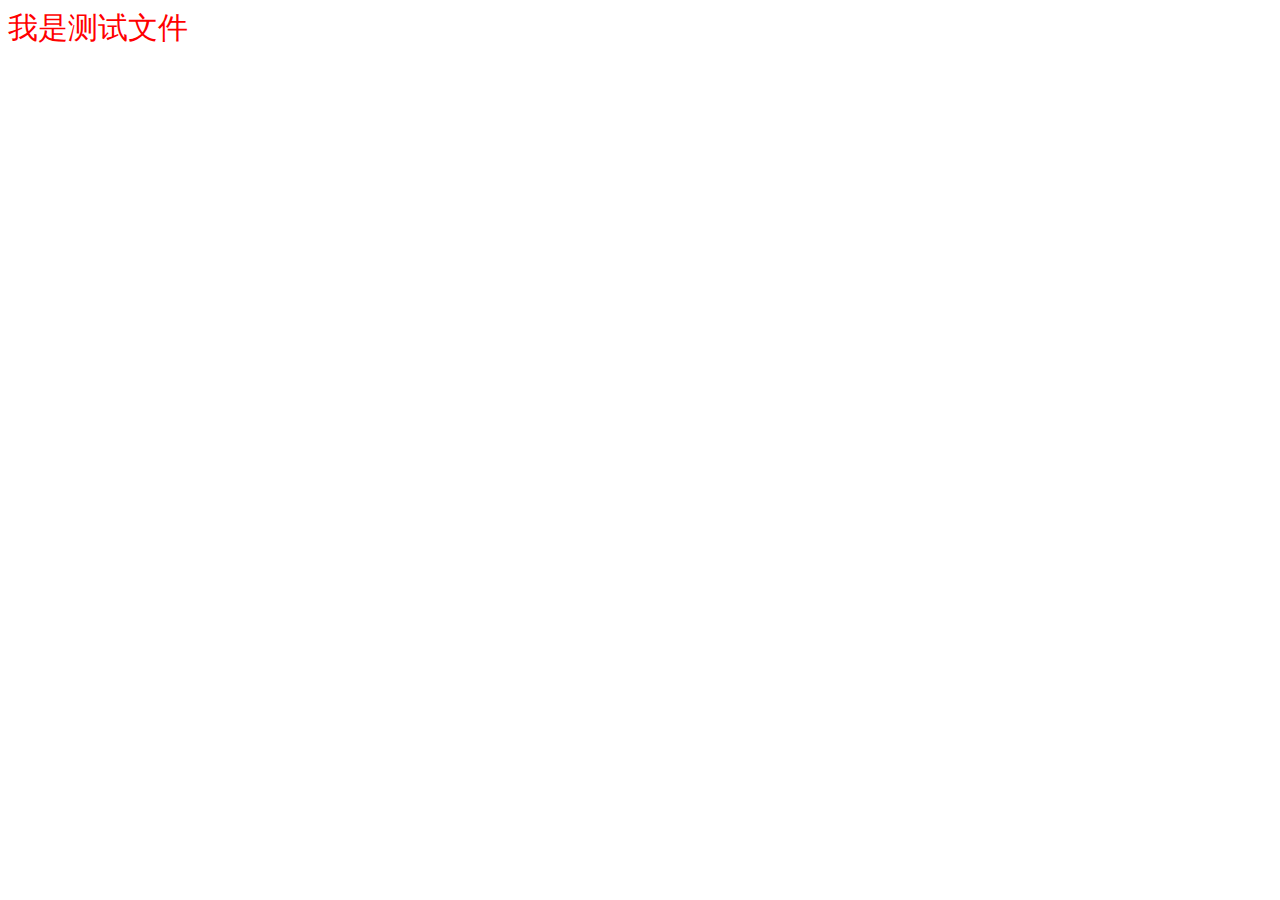
<file: index.html>
<!DOCTYPE html>
<html>
	<head>
		<meta charset="utf-8">
		<title></title>
		<style>
			.demo{font-size:30px; color:red;}
        </style>
	</head>	
	<body>
        <div class="demo">
		   我是测试文件
		</div>
             
             
            
    </body>
</html>
</file>
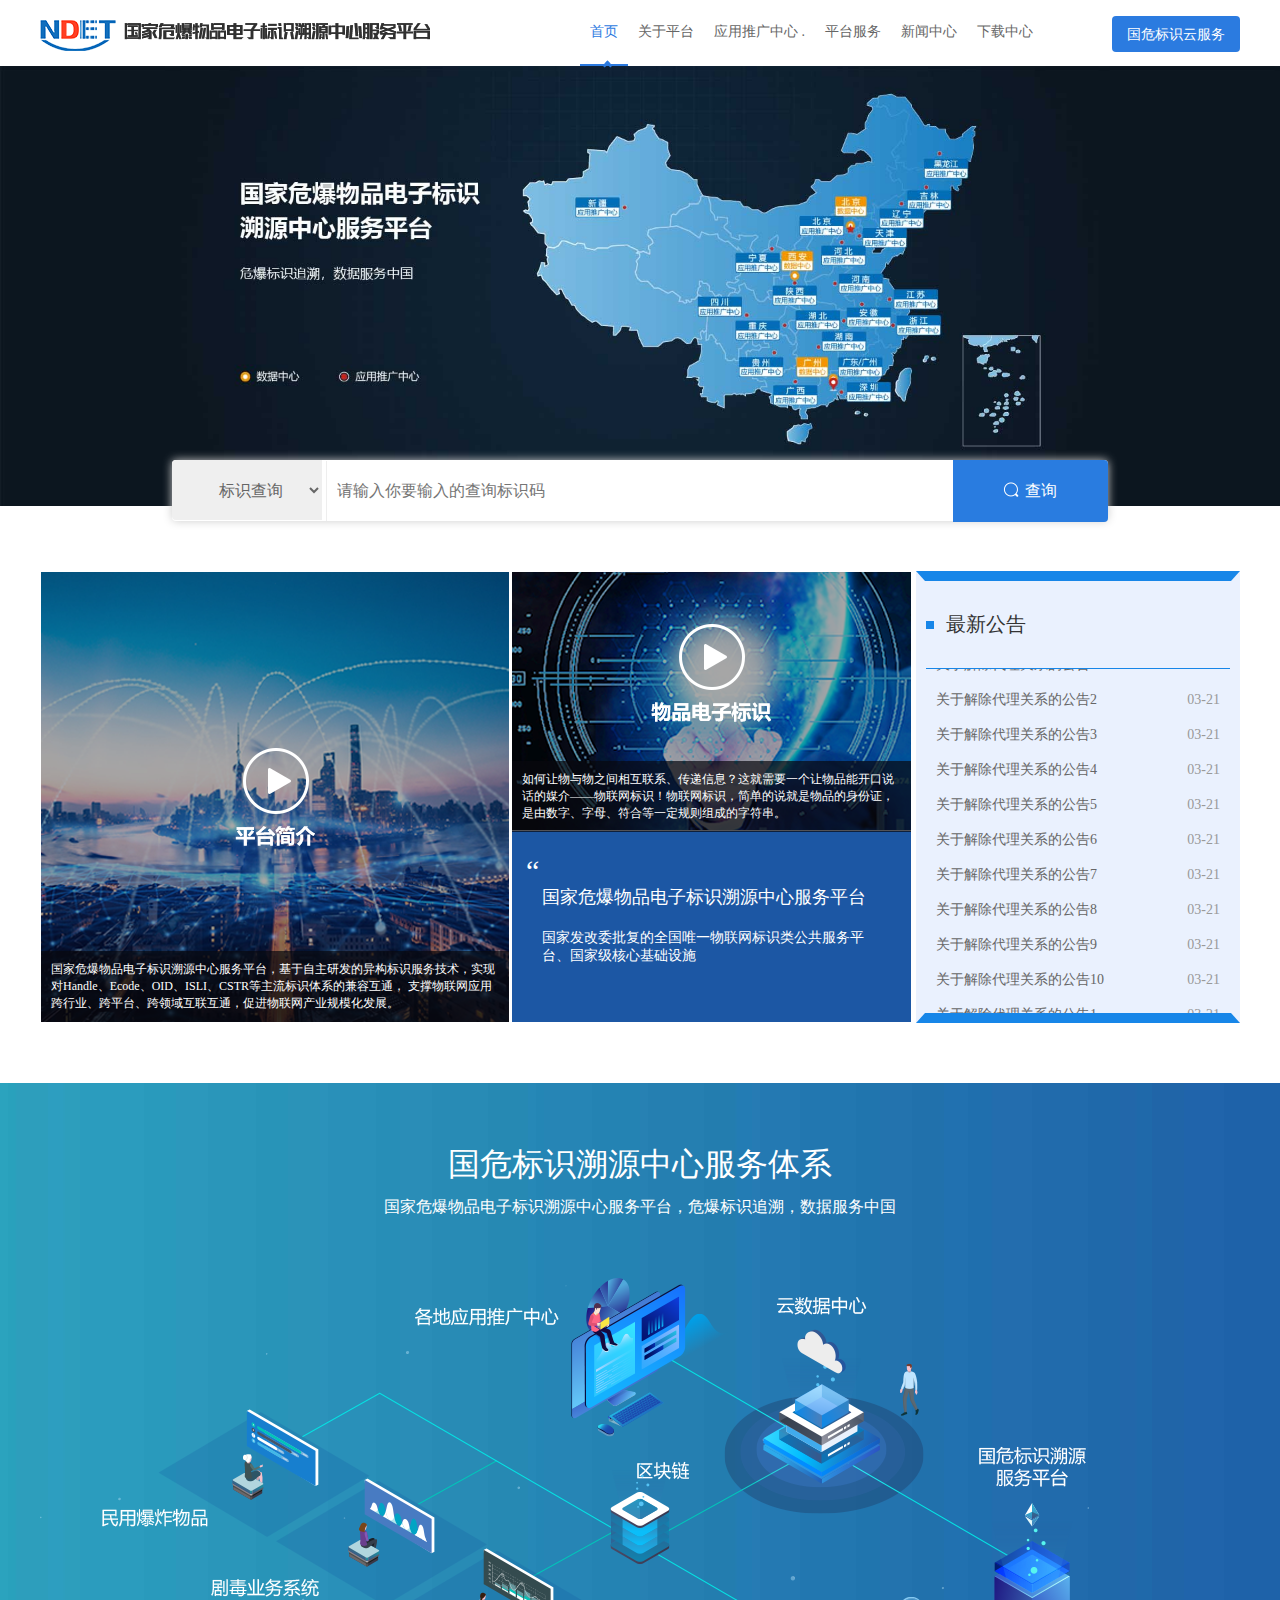
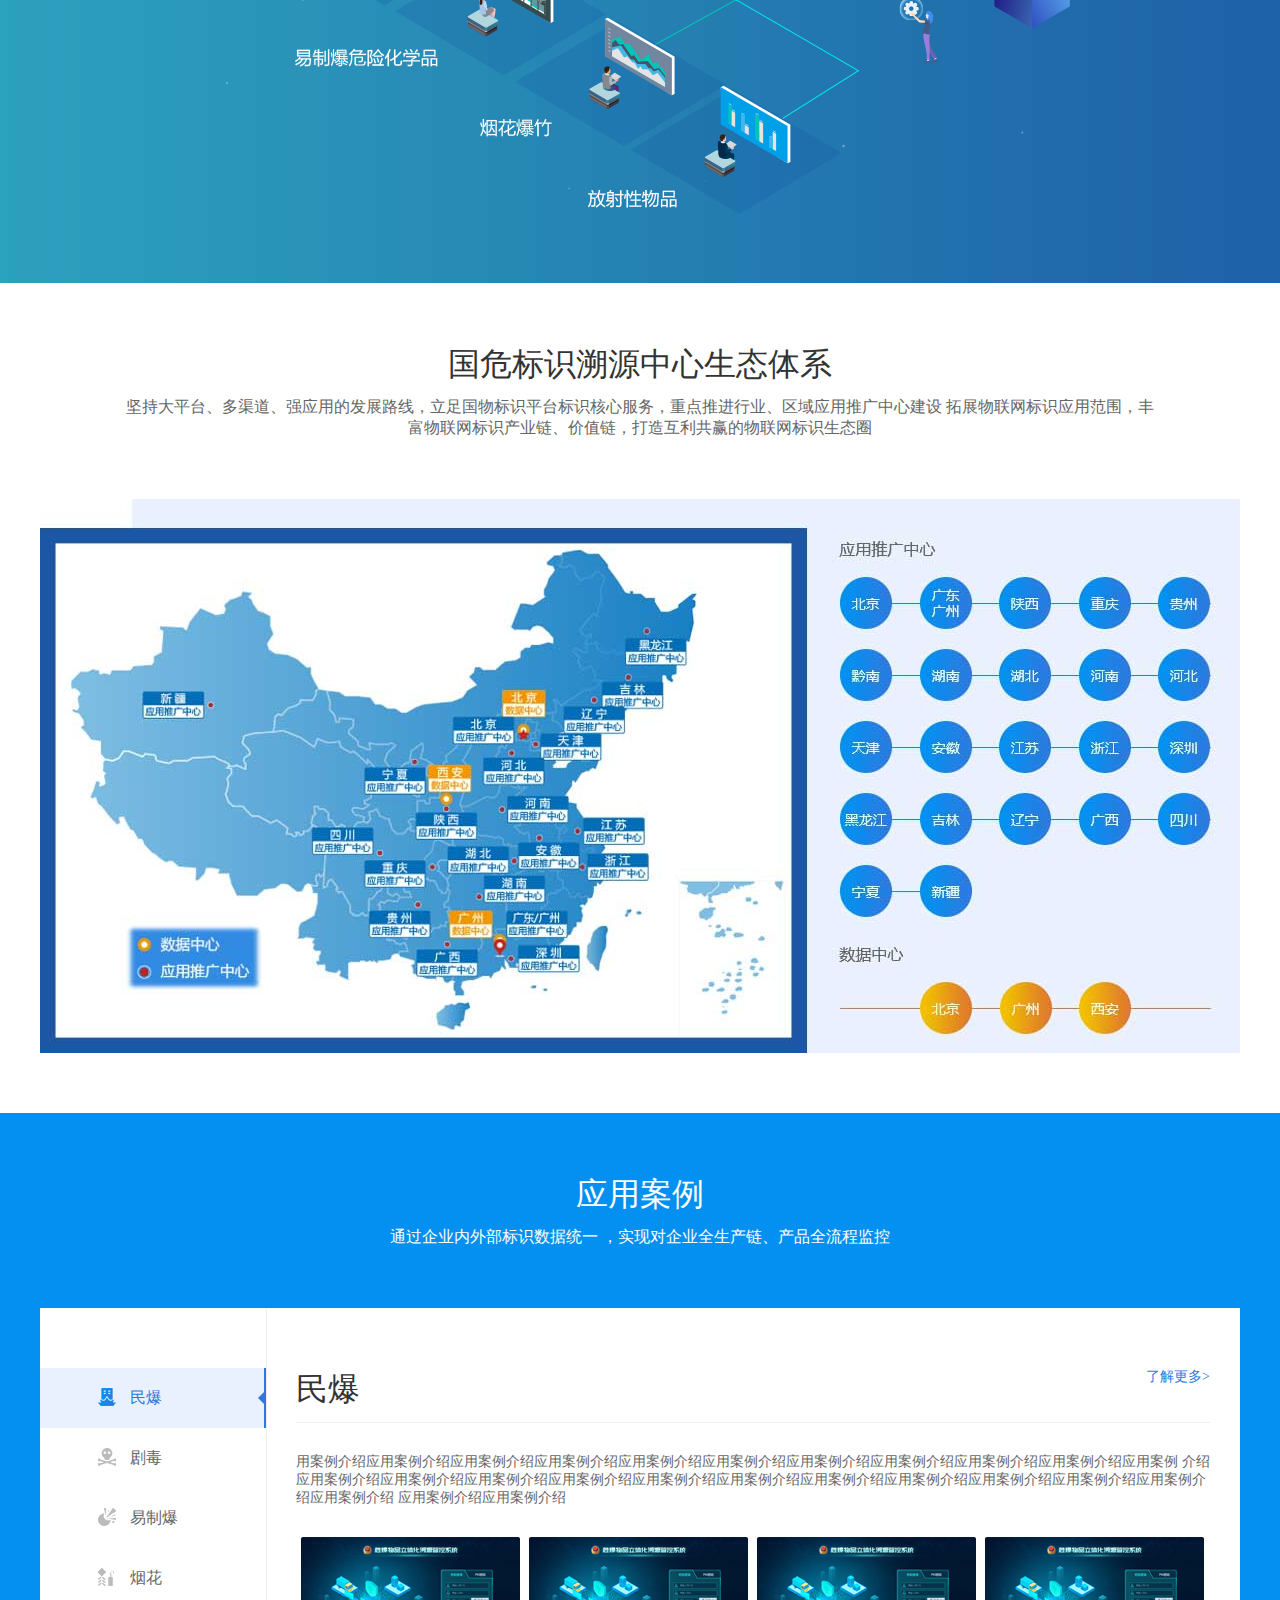
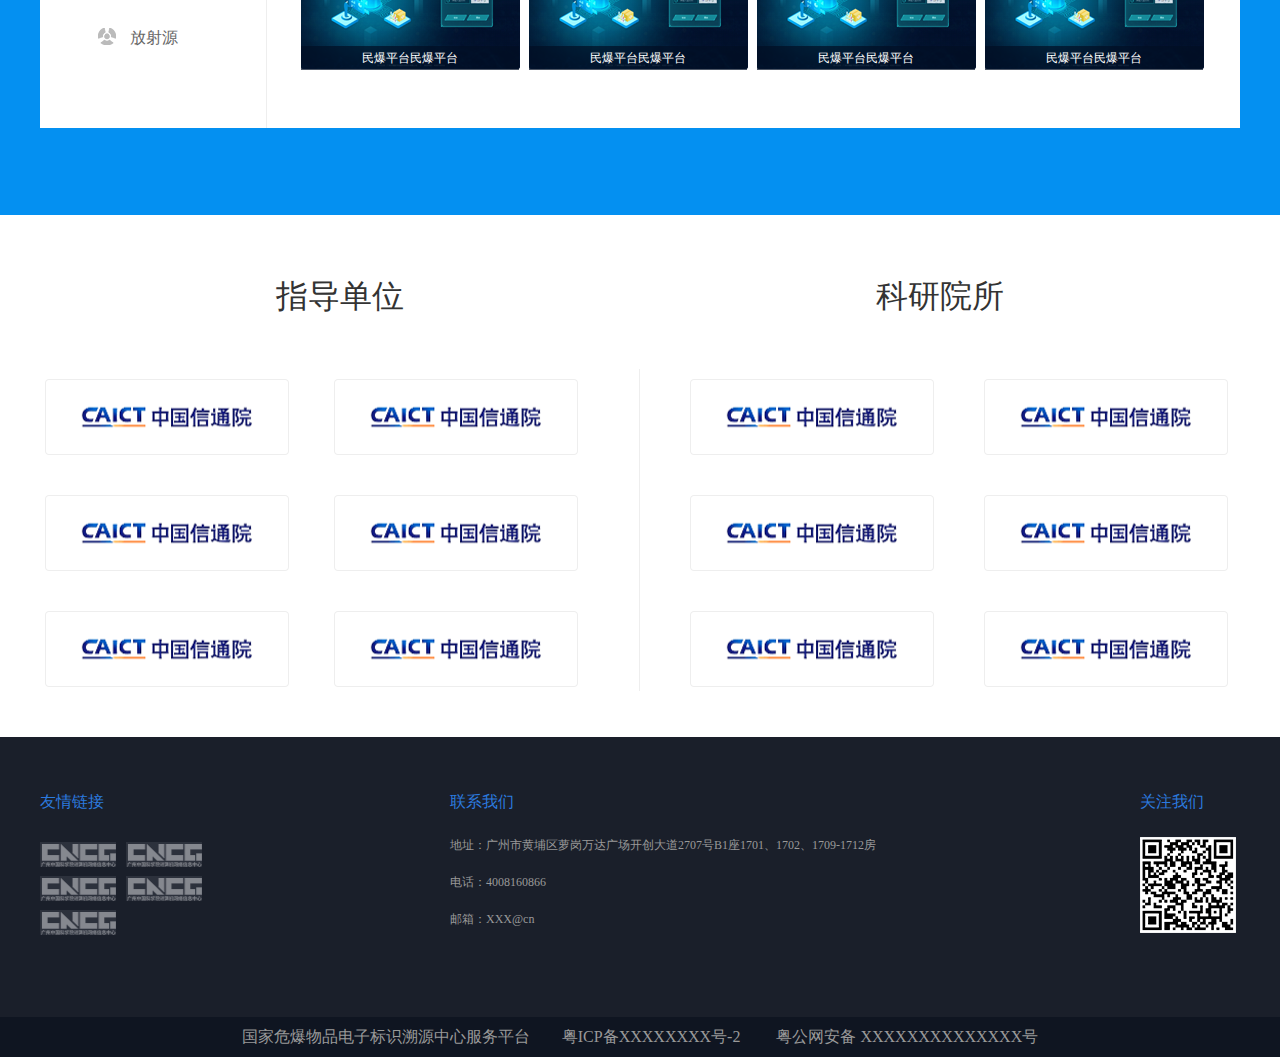
<file: wbwpdzbzzxmh/html/index.html>
<!DOCTYPE html>
<html>
	<head>
		<meta charset="UTF-8">
		<title>首页</title>
		<link rel="stylesheet" href="style/css/index.css"/>
		<script type="text/javascript" src="style/js/jquery-1.11.1.min.js"></script>
		<script type="text/javascript" src="style/js/jquery.liMarquee.js"></script>
		<script type="text/javascript" src="style/js/index.js"></script>
		
	</head>
	<body>
		<header class="w1200">
			<img class="logoimg" src="./style/img/index/logo.png" />
			<div class="topright">
				<ul>
					<li class="ac">
						<a href="./index.html">
							首页
							<i></i>
						</a>
					</li>
					<li class="">
						<a href="./about.html">
							关于平台
							<i></i>
						</a>
					</li>
					<li class="">
						<a href="#">
							应用推广中心     .
							<i></i>   
						</a>
					</li>
					<li class="">
						<a href="#">
							平台服务     
							<i></i>   
						</a>
					</li>
					<li class="">
						<a href="./news.html">
							新闻中心   
							<i></i>     
						</a>
					</li>
					<li class="">
						<a href="./download.html">
							下载中心   
							<i></i>     
						</a>
					</li>
				</ul>
				<p class="topra">
					<a href="#">国危标识云服务</a>
				</p>
			</div>
		</header>
		<section>
			<div class="index-banner"><img src="style/img/index/topmap.jpg"></div>
			<!--index-search-->
			<div class="index-search">
				<select class="index-select">
					<option>标识查询</option>
					<option>标识查询</option>
				</select>
				<input type="text" class="index-input" placeholder="请输入你要输入的查询标识码"/>
				<input type="button" value="查询" class="index-button"/>
			</div>
			<!--/.index-search-->
			<!--index-mian-->
			<div class="index-mian">
				<!--index-video-->
				<div class="index-video w1200">
					<!--index-left-->
					<div class="index-l">
						<video class="index-introduce"></video>
						<p>国家危爆物品电子标识溯源中心服务平台，基于自主研发的异构标识服务技术，实现对Handle、Ecode、OID、ISLI、CSTR等主流标识体系的兼容互通，
							支撑物联网应用跨行业、跨平台、跨领域互联互通，促进物联网产业规模化发展。</p>
					</div>
					<!--index-left-->
					<!--index-middle-->
					<div class="index-m">
						<video class="index-goods"></video>
						<p class="index-conp">如何让物与物之间相互联系、传递信息？这就需要一个让物品能开口说话的媒介——物联网标识！物联网标识，简单的说就是物品的身份证，
							是由数字、字母、符合等一定规则组成的字符串。</p>
						<div class="index-explain">
							<b>“</b>
							<h3>国家危爆物品电子标识溯源中心服务平台</h3>
							<p>国家发改委批复的全国唯一物联网标识类公共服务平台、国家级核心基础设施</p>
						</div>
					</div>
					<!--index-middle-->
					<!--index-right-->
					<div class="index-r">
						<h3 class="index-h">最新公告</h3>
						<!--index-scroll-->
					    <div class="index-scroll">
					        <ul>
					            <li>
					                <a class="warntext" href="#">关于解除代理关系的公告1</a>
					                <span class="time">03-21</span>
					            </li>
					            <li>
					                <a class="warntext" href="#">关于解除代理关系的公告2</a>
					                <span class="time">03-21</span>
					            </li>
					            <li>
					                <a class="warntext" href="#">关于解除代理关系的公告3</a>
					                <span class="time">03-21</span>
					            </li>
					            <li>
					                <a class="warntext" href="#">关于解除代理关系的公告4</a>
					                <span class="time">03-21</span>
					            </li>
					            <li>
					                <a class="warntext" href="#">关于解除代理关系的公告5</a>
					                <span class="time">03-21</span>
					            </li>
					             <li>
					                <a class="warntext" href="#">关于解除代理关系的公告6</a>
					                <span class="time">03-21</span>
					            </li>
					            <li>
					                <a class="warntext" href="#">关于解除代理关系的公告7</a>
					                <span class="time">03-21</span>
					            </li>
					            <li>
					                <a class="warntext" href="#">关于解除代理关系的公告8</a>
					                <span class="time">03-21</span>
					            </li>
					            <li>
					                <a class="warntext" href="#">关于解除代理关系的公告9</a>
					                <span class="time">03-21</span>
					            </li>
					            <li>
					                <a class="warntext" href="#">关于解除代理关系的公告10</a>
					                <span class="time">03-21</span>
					            </li>
					        </ul>
					    </div>
					    <!--/index-scroll-->
					</div>
					<!--index-right-->
				</div>
				<!--/.index-video-->
				<!--index-fwtx-->
				<div class="index-fwtx">
					<div class="w1200">
						<h3>国危标识溯源中心服务体系</h3>
						<h4>国家危爆物品电子标识溯源中心服务平台，危爆标识追溯，数据服务中国</h4>
						<img src="style/img/index/fwtx.png" />
					</div>
				</div>
				<!--/.index-fwtx-->
				<!--index-sttx-->
				<div class="index-sttx">
					<div class="w1200">
						<h3>国危标识溯源中心生态体系</h3>
						<h4>坚持大平台、多渠道、强应用的发展路线，立足国物标识平台标识核心服务，重点推进行业、区域应用推广中心建设
							拓展物联网标识应用范围，丰富物联网标识产业链、价值链，打造互利共赢的物联网标识生态圈</h4>
						<img src="style/img/index/sttx.jpg" />
					</div>
				</div>
				<!--/.index-sttx-->
				<!--index-yyal-->
				<div class="index-yyal">
					<div class="w1200">
						<h3 class="index-title">应用案例</h3>
						<h4>通过企业内外部标识数据统一 ，实现对企业全生产链、产品全流程监控</h4>
						<div class="index-contab">
							<ul class="index-tab">
								<li class="index-tabact"><i class="mb-icon"></i>民爆</li>
								<li><i class="jd-icon"></i>剧毒</li>
								<li><i class="yzb-icon"></i>易制爆</li>
								<li><i class="yh-icon"></i>烟花</li>
								<li><i class="fsy-icon"></i>放射源</li>
							</ul>
							<div class="index-con">
								<div class="index-conlist index-conact">
									<h3><span>民爆</span><a class="index-most">了解更多></a></h3>
									<p class="index-case">用案例介绍应用案例介绍应用案例介绍应用案例介绍应用案例介绍应用案例介绍应用案例介绍应用案例介绍应用案例介绍应用案例介绍应用案例
										介绍应用案例介绍应用案例介绍应用案例介绍应用案例介绍应用案例介绍应用案例介绍应用案例介绍应用案例介绍应用案例介绍应用案例介绍应用案例介绍应用案例介绍
										应用案例介绍应用案例介绍</p>
									<ul class="index-listwrap">
										<li>
											<a>
												<img src="style/img/index/case.png"/>
												<span>民爆平台民爆平台</span>
											</a>
										</li>
										<li>
											<a>
												<img src="style/img/index/case.png"/>
												<span>民爆平台民爆平台</span>
											</a>
										</li>
										<li>
											<a>
												<img src="style/img/index/case.png"/>
												<span>民爆平台民爆平台</span>
											</a>
										</li>
										<li>
											<a>
												<img src="style/img/index/case.png"/>
												<span>民爆平台民爆平台</span>
											</a>
										</li>
									</ul>
								</div>
								<div class="index-conlist">
									<h3><span>剧毒</span><a class="index-most">了解更多></a></h3>
									<p class="index-case">用案例介绍应用案例介绍应用案例介绍应用案例介绍应用案例介绍应用案例介绍应用案例介绍应用案例介绍应用案例介绍应用案例介绍应用案例
										介绍应用案例介绍应用案例介绍应用案例介绍应用案例介绍应用案例介绍应用案例介绍应用案例介绍应用案例介绍应用案例介绍应用案例介绍应用案例介绍应用案例介绍
										应用案例介绍应用案例介绍</p>
									<ul class="index-listwrap">
										<li>
											<a>
												<img src="style/img/index/case.png"/>
												<span>剧毒平台剧毒平台</span>
											</a>
										</li>
										<li>
											<a>
												<img src="style/img/index/case.png"/>
												<span>剧毒平台剧毒平台</span>
											</a>
										</li>
										<li>
											<a>
												<img src="style/img/index/case.png"/>
												<span>剧毒平台剧毒平台</span>
											</a>
										</li>
										<li>
											<a>
												<img src="style/img/index/case.png"/>
												<span>剧毒平台剧毒平台</span>
											</a>
										</li>
									</ul>
								</div>
								<div class="index-conlist">
									<h3><span>易制爆</span><a class="index-most">了解更多></a></h3>
									<p class="index-case">用案例介绍应用案例介绍应用案例介绍应用案例介绍应用案例介绍应用案例介绍应用案例介绍应用案例介绍应用案例介绍应用案例介绍应用案例
										介绍应用案例介绍应用案例介绍应用案例介绍应用案例介绍应用案例介绍应用案例介绍应用案例介绍应用案例介绍应用案例介绍应用案例介绍应用案例介绍应用案例介绍
										应用案例介绍应用案例介绍</p>
									<ul class="index-listwrap">
										<li>
											<a>
												<img src="style/img/index/case.png"/>
												<span>易制爆平台易制爆平台</span>
											</a>
										</li>
										<li>
											<a>
												<img src="style/img/index/case.png"/>
												<span>易制爆平台易制爆平台</span>
											</a>
										</li>
										<li>
											<a>
												<img src="style/img/index/case.png"/>
												<span>易制爆平台易制爆平台</span>
											</a>
										</li>
										<li>
											<a>
												<img src="style/img/index/case.png"/>
												<span>易制爆平台易制爆平台</span>
											</a>
										</li>
									</ul>
								</div>
								<div class="index-conlist">
									<h3><span>烟花</span><a class="index-most">了解更多></a></h3>
									<p class="index-case">用案例介绍应用案例介绍应用案例介绍应用案例介绍应用案例介绍应用案例介绍应用案例介绍应用案例介绍应用案例介绍应用案例介绍应用案例
										介绍应用案例介绍应用案例介绍应用案例介绍应用案例介绍应用案例介绍应用案例介绍应用案例介绍应用案例介绍应用案例介绍应用案例介绍应用案例介绍应用案例介绍
										应用案例介绍应用案例介绍</p>
									<ul class="index-listwrap">
										<li>
											<a>
												<img src="style/img/index/case.png"/>
												<span>烟花平台烟花平台</span>
											</a>
										</li>
										<li>
											<a>
												<img src="style/img/index/case.png"/>
												<span>烟花平台烟花平台</span>
											</a>
										</li>
										<li>
											<a>
												<img src="style/img/index/case.png"/>
												<span>烟花平台烟花平台</span>
											</a>
										</li>
										<li>
											<a>
												<img src="style/img/index/case.png"/>
												<span>烟花平台烟花平台</span>
											</a>
										</li>
									</ul>
								</div>
								<div class="index-conlist">
									<h3><span>放射源</span><a class="index-most">了解更多></a></h3>
									<p class="index-case">用案例介绍应用案例介绍应用案例介绍应用案例介绍应用案例介绍应用案例介绍应用案例介绍应用案例介绍应用案例介绍应用案例介绍应用案例
										介绍应用案例介绍应用案例介绍应用案例介绍应用案例介绍应用案例介绍应用案例介绍应用案例介绍应用案例介绍应用案例介绍应用案例介绍应用案例介绍应用案例介绍
										应用案例介绍应用案例介绍</p>
									<ul class="index-listwrap">
										<li>
											<a>
												<img src="style/img/index/case.png"/>
												<span>放射源平台放射源平台</span>
											</a>
										</li>
										<li>
											<a>
												<img src="style/img/index/case.png"/>
												<span>放射源平台放射源平台</span>
											</a>
										</li>
										<li>
											<a>
												<img src="style/img/index/case.png"/>
												<span>放射源平台放射源平台</span>
											</a>
										</li>
										<li>
											<a>
												<img src="style/img/index/case.png"/>
												<span>放射源平台放射源平台</span>
											</a>
										</li>
									</ul>
								</div>
							</div>
						</div>
					</div>
				</div>
				<!--/.index-yyal-->
				<!--index-company-->
				<div class="index-company w1200">
					<div class="index-cpl">
						<h3>指导单位</h3>
						<ul class="index-compalist">
							<li><a href="#"><img src="style/img/index/zddw.png"/></a></li>
							<li><a href="#"><img src="style/img/index/zddw.png"/></a></li>
							<li><a href="#"><img src="style/img/index/zddw.png"/></a></li>
							<li><a href="#"><img src="style/img/index/zddw.png"/></a></li>
							<li><a href="#"><img src="style/img/index/zddw.png"/></a></li>
							<li><a href="#"><img src="style/img/index/zddw.png"/></a></li>
						</ul>
					</div>
					<div class="index-cpr">
						<h3>科研院所</h3>
						<ul class="index-compalist">
							<li><a href="#"><img src="style/img/index/zddw.png"/></a></li>
							<li><a href="#"><img src="style/img/index/zddw.png"/></a></li>
							<li><a href="#"><img src="style/img/index/zddw.png"/></a></li>
							<li><a href="#"><img src="style/img/index/zddw.png"/></a></li>
							<li><a href="#"><img src="style/img/index/zddw.png"/></a></li>
							<li><a href="#"><img src="style/img/index/zddw.png"/></a></li>
						</ul>
					</div>
				</div>
				<!--index-company-->
			</div>
			<!--/.index-mian-->
		</section>
		<footer>
			<div class="ftop">
				<div class="w1200">
					<div class="l">
						<p class="fttitle">友情链接</p>
						<ul>
							<li><a href="#"><img src="./style/img/index/youqingl.png" /></a></li>
							<li><a href="#"><img src="./style/img/index/youqingl.png" /></a></li>
							<li><a href="#"><img src="./style/img/index/youqingl.png" /></a></li>
							<li><a href="#"><img src="./style/img/index/youqingl.png" /></a></li>
							<li><a href="#"><img src="./style/img/index/youqingl.png" /></a></li>
						</ul>
					</div>
					<div class="m">
						<p class="fttitle">联系我们</p>
						<div class="list">
							<p>地址：广州市黄埔区萝岗万达广场开创大道2707号B1座1701、1702、1709-1712房</p>
							<p>电话：4008160866</p>
							<p>邮箱：XXX@cn</p>
						</div>
					</div>
					<div class="r">
						<p class="fttitle">关注我们</p>
						<img src="./style/img/index/ewm.png" />
					</div>
				</div>
			</div>
			<div class="fbot">
				国家危爆物品电子标识溯源中心服务平台&nbsp; &nbsp; &nbsp; &nbsp;        粤ICP备XXXXXXXX号-2  &nbsp; &nbsp; &nbsp; &nbsp;    粤公网安备 XXXXXXXXXXXXXX号
			</div>
		</footer>
		
	</body>
</html>
</file>
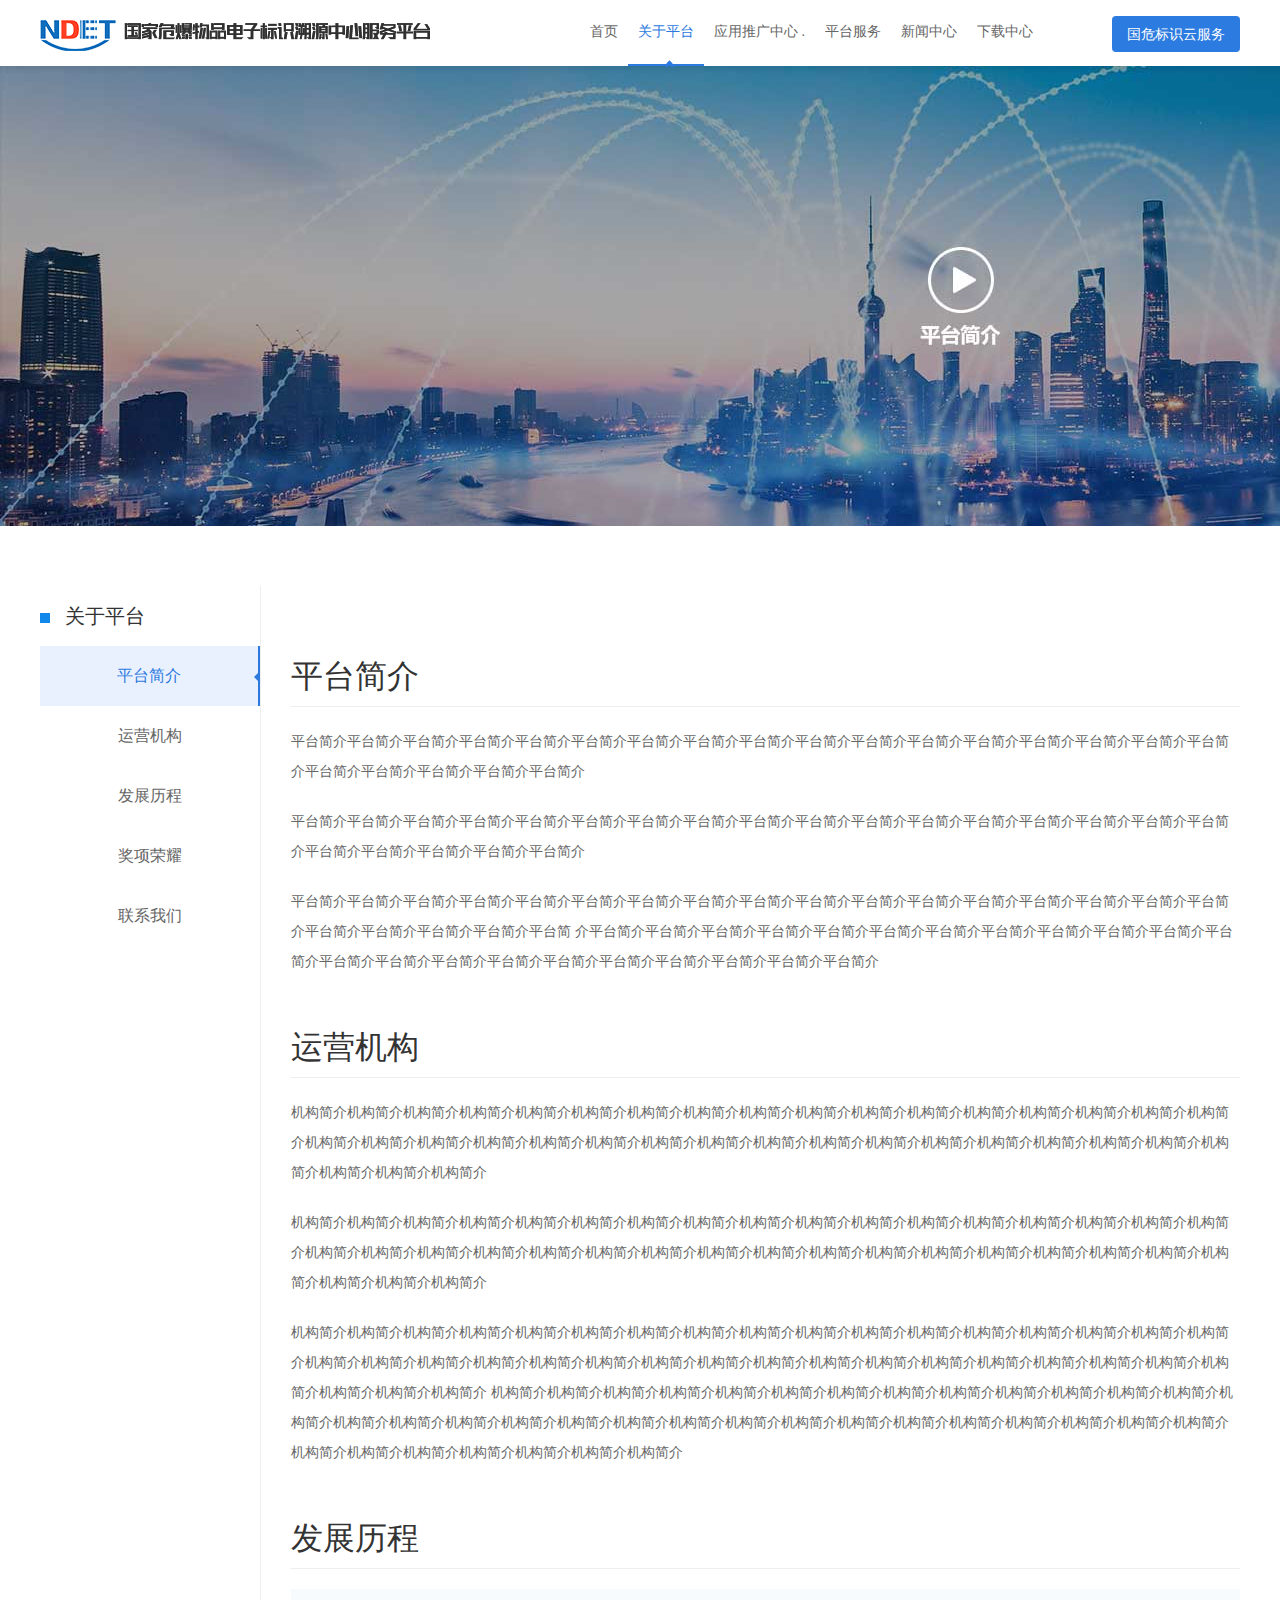
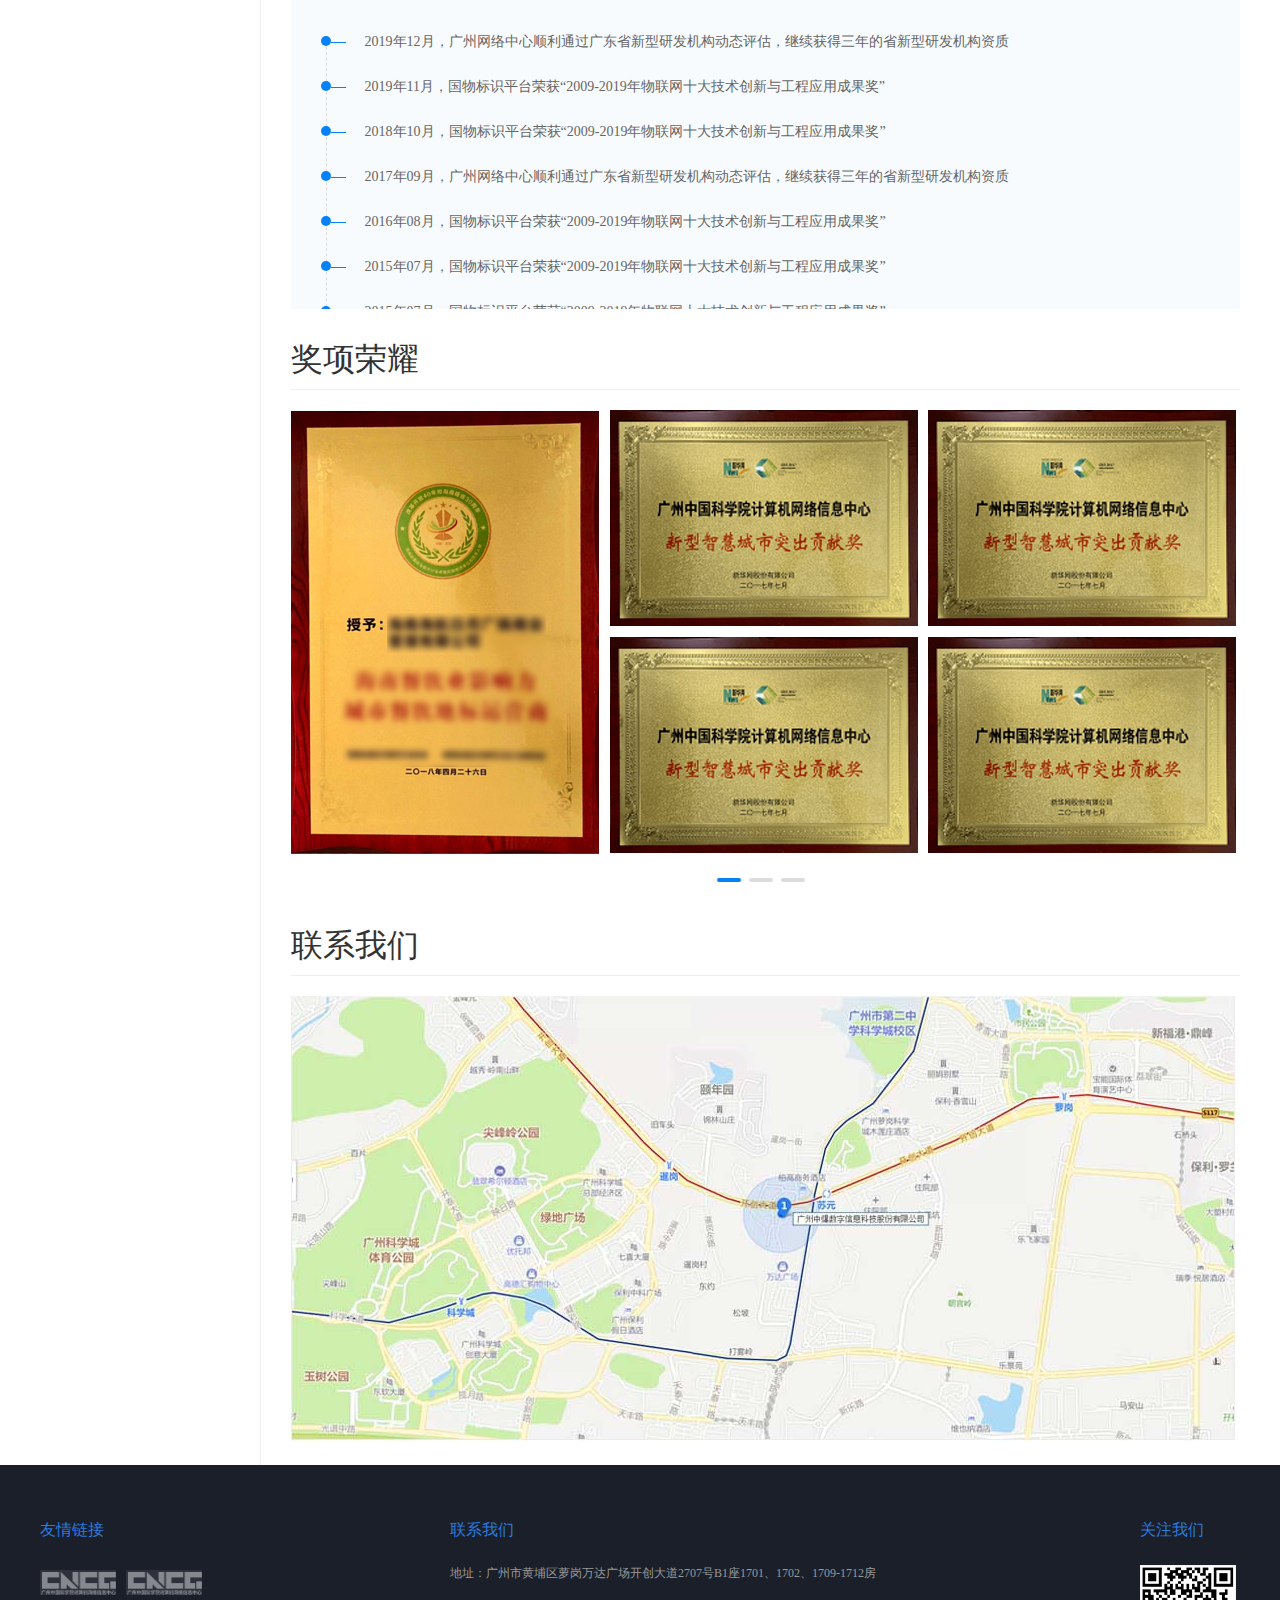
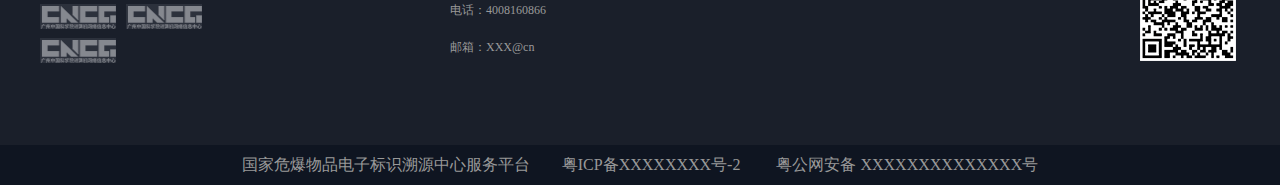
<file: wbwpdzbzzxmh/html/about.html>
<!DOCTYPE html>
<html>
	<head>
		<meta charset="UTF-8">
		<title>关于平台</title>
		<link rel="stylesheet" href="style/css/index.css"/>
		<link rel="stylesheet" href="style/css/content.css"/>
		<script type="text/javascript" src="style/js/jquery-1.11.1.min.js"></script>
		<script type="text/javascript" src="style/js/about.js"></script>
	</head>
	<body>
		<header class="w1200">
			<img class="logoimg" src="./style/img/index/logo.png" />
			<div class="topright">
				<ul>
					<li class="">
						<a href="#">
							首页
							<i></i>
						</a>
					</li>
					<li class="ac">
						<a href="./about.html">
							关于平台
							<i></i>
						</a>
					</li>
					<li class="">
						<a href="#">
							应用推广中心     .
							<i></i>   
						</a>
					</li>
					<li class="">
						<a href="#">
							平台服务     
							<i></i>   
						</a>
					</li>
					<li class="">
						<a href="#">
							新闻中心   
							<i></i>     
						</a>
					</li>
					<li class="">
						<a href="#">
							下载中心   
							<i></i>     
						</a>
					</li>
				</ul>
				<p class="topra">
					<a href="#">国危标识云服务</a>
				</p>
			</div>
		</header>
		<section>
			<div class="imgad"><img src="style/img/content/about/aboutad.jpg"></div>
			<div class="about-mian w1200">
				<div class="aleft">
					<div class="aboutmenu">
						<div class="menutitle">
							<i></i>
							<p>关于平台</p>
						</div>
						<ul>
							<li class="acmenu">
								<a href="#a1">平台简介</a>
								<i></i>
							</li>
							<li>
								<a href="#a2">运营机构</a>
								<i></i>
							</li>
							<li>
								<a href="#a3">发展历程</a>
								<i></i>
							</li>
							<li>
								<a href="#a4">奖项荣耀</a>
								<i></i>
							</li>
							<li>
								<a href="#a5">联系我们</a>
								<i></i>
							</li>
						</ul>
					</div>
				</div>
				<div class="aright">
					<div class="about-content">
						<div class="part" id="a1">
							<div class="ptitle">平台简介</div>
							<p>平台简介平台简介平台简介平台简介平台简介平台简介平台简介平台简介平台简介平台简介平台简介平台简介平台简介平台简介平台简介平台简介平台简介平台简介平台简介平台简介平台简介平台简介</p>
							<p>平台简介平台简介平台简介平台简介平台简介平台简介平台简介平台简介平台简介平台简介平台简介平台简介平台简介平台简介平台简介平台简介平台简介平台简介平台简介平台简介平台简介平台简介</p>
							<p>平台简介平台简介平台简介平台简介平台简介平台简介平台简介平台简介平台简介平台简介平台简介平台简介平台简介平台简介平台简介平台简介平台简介平台简介平台简介平台简介平台简介平台简
								介平台简介平台简介平台简介平台简介平台简介平台简介平台简介平台简介平台简介平台简介平台简介平台简介平台简介平台简介平台简介平台简介平台简介平台简介平台简介平台简介平台简介平台简介</p>
						</div>
						<div class="part" id="a2">
							<div class="ptitle">运营机构</div>
							<p>机构简介机构简介机构简介机构简介机构简介机构简介机构简介机构简介机构简介机构简介机构简介机构简介机构简介机构简介机构简介机构简介机构简介机构简介机构简介机构简介机构简介机构简介机构简介机构简介机构简介机构简介机构简介机构简介机构简介机构简介机构简介机构简介机构简介机构简介机构简介机构简介机构简介</p>
							<p>机构简介机构简介机构简介机构简介机构简介机构简介机构简介机构简介机构简介机构简介机构简介机构简介机构简介机构简介机构简介机构简介机构简介机构简介机构简介机构简介机构简介机构简介机构简介机构简介机构简介机构简介机构简介机构简介机构简介机构简介机构简介机构简介机构简介机构简介机构简介机构简介机构简介</p>
							<p>机构简介机构简介机构简介机构简介机构简介机构简介机构简介机构简介机构简介机构简介机构简介机构简介机构简介机构简介机构简介机构简介机构简介机构简介机构简介机构简介机构简介机构简介机构简介机构简介机构简介机构简介机构简介机构简介机构简介机构简介机构简介机构简介机构简介机构简介机构简介机构简介机构简介
								机构简介机构简介机构简介机构简介机构简介机构简介机构简介机构简介机构简介机构简介机构简介机构简介机构简介机构简介机构简介机构简介机构简介机构简介机构简介机构简介机构简介机构简介机构简介机构简介机构简介机构简介机构简介机构简介机构简介机构简介机构简介机构简介机构简介机构简介机构简介机构简介机构简介</p>
						</div>
						<div class="part" id="a3">
							<div class="ptitle">发展历程</div>
							<div class="partblue">
								<ul>
									<li>
										<i></i>
										2019年12月，广州网络中心顺利通过广东省新型研发机构动态评估，继续获得三年的省新型研发机构资质
									</li>
									<li>
										<i></i>
										2019年11月，国物标识平台荣获“2009-2019年物联网十大技术创新与工程应用成果奖”
									</li>
									<li>
										<i></i>
										2018年10月，国物标识平台荣获“2009-2019年物联网十大技术创新与工程应用成果奖”
									</li>
									<li>
										<i></i>
										2017年09月，广州网络中心顺利通过广东省新型研发机构动态评估，继续获得三年的省新型研发机构资质
									</li>
									<li>
										<i></i>
										2016年08月，国物标识平台荣获“2009-2019年物联网十大技术创新与工程应用成果奖”
									</li>
									<li>
										<i></i>
										2015年07月，国物标识平台荣获“2009-2019年物联网十大技术创新与工程应用成果奖”
									</li>
									<li>
										<i></i>
										2015年07月，国物标识平台荣获“2009-2019年物联网十大技术创新与工程应用成果奖”
									</li>
								</ul>
							</div>
						</div>
						<div class="part" id="a4">
							<div class="ptitle">奖项荣耀</div>
							<div class="partdiv">
								<div class="auto">
									<div class="slider"> 
										<ul class="slider-main"> 
										 <li class="slider-panel"> 
											<div class="picdiv">
												<div class="leftp">
													<img src="./style/img/content/about/pic1.png" />
												</div>
												<div class="rightp">
													<ul>
														<li>
															<img src="./style/img/content/about/pic2.png" />
														</li>
														<li>
															<img src="./style/img/content/about/pic3.png" />
														</li>
														<li>
															<img src="./style/img/content/about/pic4.png" />
														</li>
														<li>
															<img src="./style/img/content/about/pic5.png" />
														</li>
													</ul>
												</div>
											</div>
										</li> 
										 <li class="slider-panel"> 
											<div class="picdiv">
												<div class="leftp">
													<img src="./style/img/content/about/pic1.png" />
												</div>
												<div class="rightp">
													<ul>
														<li>
															<img src="./style/img/content/about/pic2.png" />
														</li>
														<li>
															<img src="./style/img/content/about/pic3.png" />
														</li>
														<li>
															<img src="./style/img/content/about/pic4.png" />
														</li>
														<li>
															<img src="./style/img/content/about/pic5.png" />
														</li>
													</ul>
												</div>
											</div>
										 </li> 
										 <li class="slider-panel"> 
											<div class="picdiv">
												<div class="leftp">
													<img src="./style/img/content/about/pic1.png" />
												</div>
												<div class="rightp">
													<ul>
														<li>
															<img src="./style/img/content/about/pic2.png" />
														</li>
														<li>
															<img src="./style/img/content/about/pic3.png" />
														</li>
														<li>
															<img src="./style/img/content/about/pic4.png" />
														</li>
														<li>
															<img src="./style/img/content/about/pic5.png" />
														</li>
													</ul>
												</div>
											</div>
										 </li> 
										</ul> 
										<div class="slider-extra"> 
										 <ul class="slider-nav"> 
											<li class="slider-item"></li> 
											<li class="slider-item"></li> 
											<li class="slider-item"></li> 
										 </ul> 
										</div> 
									</div> 
								</div>
								<div class="icon">
									<ul>
									</ul>
								</div>
							</div>
						</div>
						<div class="part" id="a5">
							<div class="ptitle">联系我们</div>
							<div class="partdiv">
								<img src="./style/img/content/about/picditu.jpg" />
							</div>
						</div>
					</div>
				</div>
			</div>
		</section>
		<footer>
			<div class="ftop">
				<div class="w1200">
					<div class="l">
						<p class="fttitle">友情链接</p>
						<ul>
							<li><a href="#"><img src="./style/img/index/youqingl.png" /></a></li>
							<li><a href="#"><img src="./style/img/index/youqingl.png" /></a></li>
							<li><a href="#"><img src="./style/img/index/youqingl.png" /></a></li>
							<li><a href="#"><img src="./style/img/index/youqingl.png" /></a></li>
							<li><a href="#"><img src="./style/img/index/youqingl.png" /></a></li>
						</ul>
					</div>
					<div class="m">
						<p class="fttitle">联系我们</p>
						<div class="list">
							<p>地址：广州市黄埔区萝岗万达广场开创大道2707号B1座1701、1702、1709-1712房</p>
							<p>电话：4008160866</p>
							<p>邮箱：XXX@cn</p>
						</div>
					</div>
					<div class="r">
						<p class="fttitle">关注我们</p>
						<img src="./style/img/index/ewm.png" />
					</div>
				</div>
			</div>
			<div class="fbot">
				国家危爆物品电子标识溯源中心服务平台&nbsp; &nbsp; &nbsp; &nbsp;        粤ICP备XXXXXXXX号-2  &nbsp; &nbsp; &nbsp; &nbsp;    粤公网安备 XXXXXXXXXXXXXX号
			</div>
		</footer>
		
	</body>
</html>
</file>
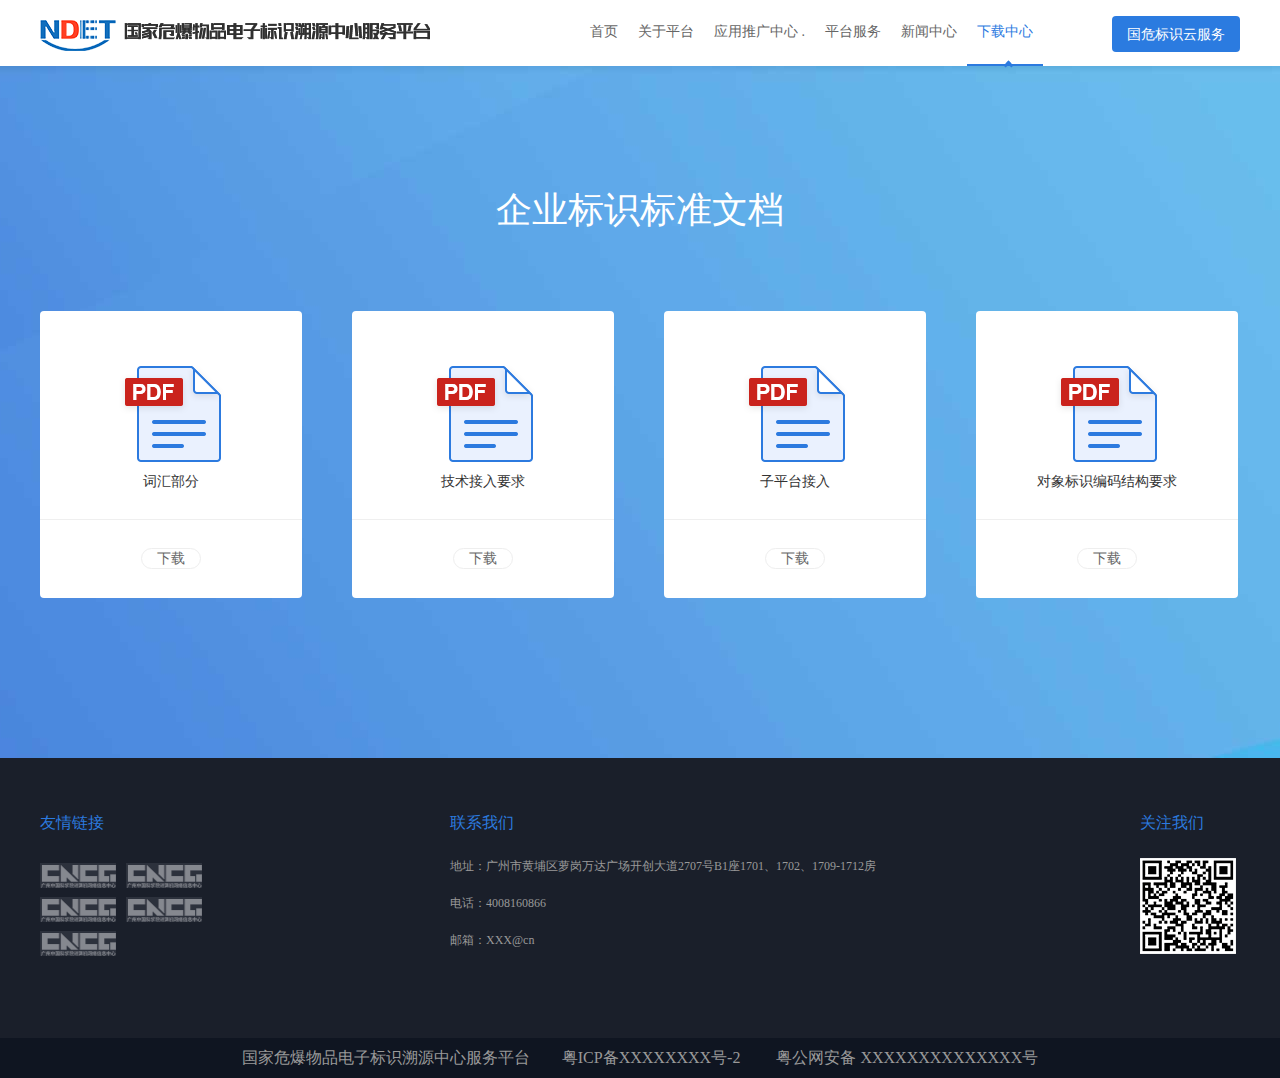
<file: wbwpdzbzzxmh/html/download.html>
<!DOCTYPE html>
<html>
	<head>
		<meta charset="UTF-8">
		<title>下载中心</title>
		<link rel="stylesheet" href="style/css/index.css"/>
		<link rel="stylesheet" href="style/css/content.css"/>
	</head>
	<body>
		<header class="w1200">
			<img class="logoimg" src="./style/img/index/logo.png" />
			<div class="topright">
				<ul>
					<li class="">
						<a href="./index.html">
							首页
							<i></i>
						</a>
					</li>
					<li class="">
						<a href="./about.html">
							关于平台
							<i></i>
						</a>
					</li>
					<li class="">
						<a href="#">
							应用推广中心     .
							<i></i>   
						</a>
					</li>
					<li class="">
						<a href="#">
							平台服务     
							<i></i>   
						</a>
					</li>
					<li class="">
						<a href="./news.html">
							新闻中心   
							<i></i>     
						</a>
					</li>
					<li class="ac">
						<a href="./download.html">
							下载中心   
							<i></i>     
						</a>
					</li>
				</ul>
				<p class="topra">
					<a href="#">国危标识云服务</a>
				</p>
			</div>
		</header>
		<section>
			<div class="download-mian">
			   <div class="w1200">
			   		<h3 class="download-title">企业标识标准文档</h3>
			   		<ul class="download-file">
			   			<li>
			   				<img src="style/img/content/download/PDF.png" />
			   				<p>词汇部分</p>
			   				<div class="download-btn">
			   					<a href="#" class="">下载</a>
			   				</div>
			   			</li>
			   			<li>
			   				<img src="style/img/content/download/PDF.png" />
			   				<p>技术接入要求</p>
			   				<div class="download-btn">
			   					<a href="#" class="">下载</a>
			   				</div>
			   			</li>
			   			<li>
			   				<img src="style/img/content/download/PDF.png" />
			   				<p>子平台接入</p>
			   				<div class="download-btn">
			   					<a href="#" class="">下载</a>
			   				</div>
			   			</li>
			   			<li>
			   				<img src="style/img/content/download/PDF.png" />
			   				<p>对象标识编码结构要求</p>
			   				<div class="download-btn">
			   					<a href="#" class="">下载</a>
			   				</div>
			   			</li>
			   		</ul>
			   </div>
			</div>
		</section>
		<footer>
			<div class="ftop">
				<div class="w1200">
					<div class="l">
						<p class="fttitle">友情链接</p>
						<ul>
							<li><a href="#"><img src="./style/img/index/youqingl.png" /></a></li>
							<li><a href="#"><img src="./style/img/index/youqingl.png" /></a></li>
							<li><a href="#"><img src="./style/img/index/youqingl.png" /></a></li>
							<li><a href="#"><img src="./style/img/index/youqingl.png" /></a></li>
							<li><a href="#"><img src="./style/img/index/youqingl.png" /></a></li>
						</ul>
					</div>
					<div class="m">
						<p class="fttitle">联系我们</p>
						<div class="list">
							<p>地址：广州市黄埔区萝岗万达广场开创大道2707号B1座1701、1702、1709-1712房</p>
							<p>电话：4008160866</p>
							<p>邮箱：XXX@cn</p>
						</div>
					</div>
					<div class="r">
						<p class="fttitle">关注我们</p>
						<img src="./style/img/index/ewm.png" />
					</div>
				</div>
			</div>
			<div class="fbot">
				国家危爆物品电子标识溯源中心服务平台&nbsp; &nbsp; &nbsp; &nbsp;        粤ICP备XXXXXXXX号-2  &nbsp; &nbsp; &nbsp; &nbsp;    粤公网安备 XXXXXXXXXXXXXX号
			</div>
		</footer>
		
	</body>
</html>
</file>
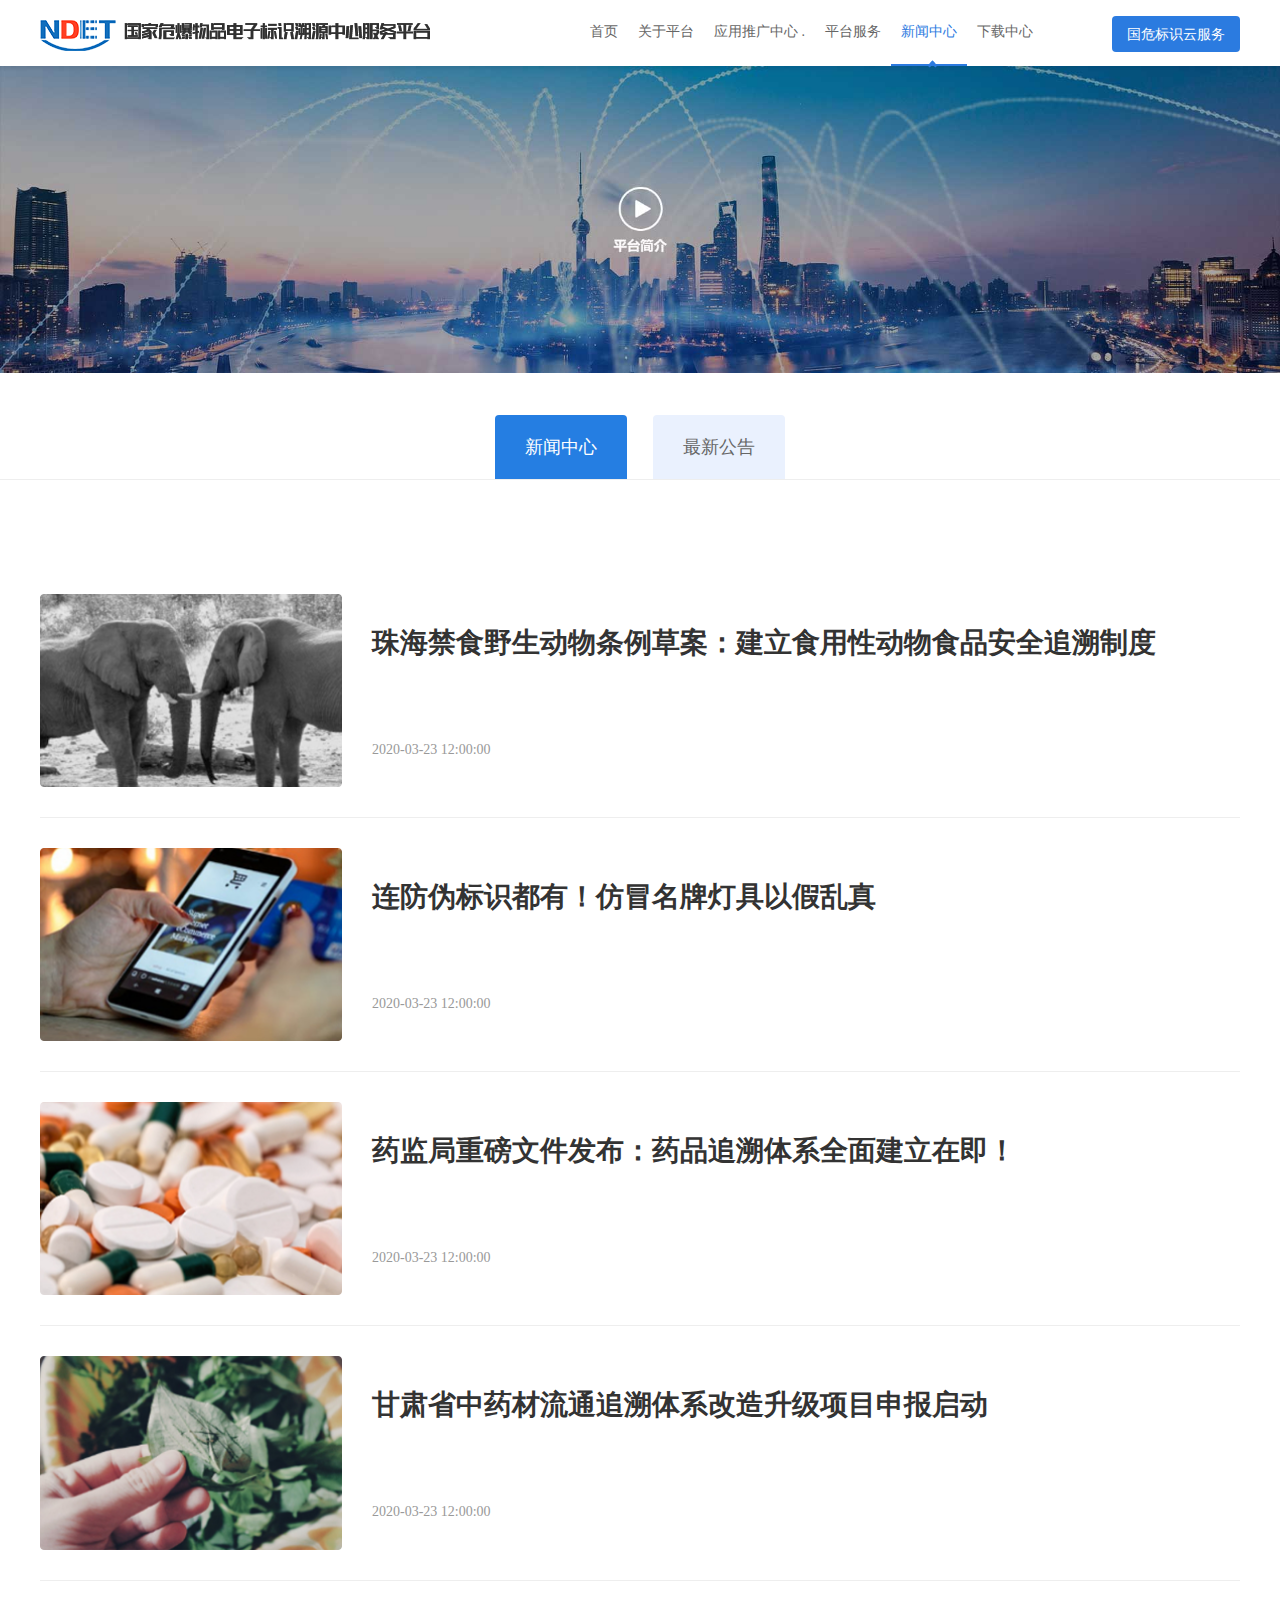
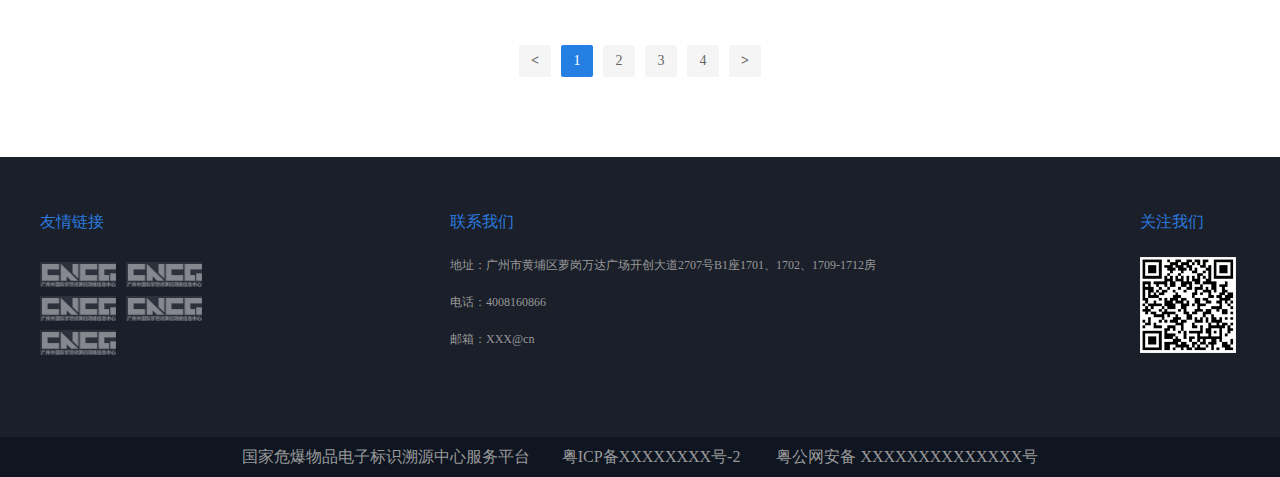
<file: wbwpdzbzzxmh/html/news.html>
<!DOCTYPE html>
<html>
	<head>
		<meta charset="UTF-8">
		<title>新闻中心</title>
		<link rel="stylesheet" href="style/css/index.css"/>
		<link rel="stylesheet" href="style/css/content.css"/>
		<script type="text/javascript" src="style/js/jquery-1.11.1.min.js"></script>
		<script type="text/javascript" src="style/js/news.js"></script>
	</head>
	<body>
		<header class="w1200 indexone">
			<img class="logoimg" src="./style/img/index/logo.png" />
			<div class="topright">
				<ul>
					<li class="">
						<a href="./index.html">
							首页
							<i></i>
						</a>
					</li>
					<li class="">
						<a href="./about.html">
							关于平台
							<i></i>
						</a>
					</li>
					<li class="">
						<a href="#">
							应用推广中心     .
							<i></i>   
						</a>
					</li>
					<li class="">
						<a href="#">
							平台服务     
							<i></i>   
						</a>
					</li>
					<li class="ac">
						<a href="./news.html">
							新闻中心   
							<i></i>     
						</a>
						<p class="twomenu">
	                        <a href="#">新闻中心</a>
	                        <a href="#">最新公告</a>
	                    </p>
					</li>
					<li class="">
						<a href="./download.html">
							下载中心   
							<i></i>     
						</a>
					</li>
				</ul>
				<p class="topra">
					<a href="#">国危标识云服务</a>
				</p>
			</div>
		</header>
		<section class="indone">
			<div class="news-banner"><img src="style/img/content/news/aboutad.jpg"></div>
			<!--news-mian-->
			<div class="news-mian">
				<div class="news-bor">
				    <ul class="news-tab">
				    	<li class="news-tabact">新闻中心</li>
				    	<li>最新公告</li>
				    </ul>
			    </div>
			    <!--news-conlist-->
				<div class="news-conlist" id="showone" style="display: block;">
			    	<!--start-->
		    		<div class="news-listdetails">
		    			<a href="#">
		    				<img src="style/img/content/news/picture1.png"/>
			    			<p class="news-title">珠海禁食野生动物条例草案：建立食用性动物食品安全追溯制度</p>
			    			<p class="news-times">2020-03-23 12:00:00</p>
		    			</a>
		    		</div>
		    		<!--end-->
		    		<!--start-->
		    		<div class="news-listdetails">
		    			<a href="#">
		    				<img src="style/img/content/news/picture2.png"/>
			    			<p class="news-title">连防伪标识都有！仿冒名牌灯具以假乱真</p>
			    			<p class="news-times">2020-03-23 12:00:00</p>
		    			</a>
		    		</div>
		    		<!--end-->
		    		<!--start-->
		    		<div class="news-listdetails">
		    			<a href="#">
		    				<img src="style/img/content/news/picture3.png"/>
			    			<p class="news-title">药监局重磅文件发布：药品追溯体系全面建立在即！</p>
			    			<p class="news-times">2020-03-23 12:00:00</p>
		    			</a>
		    		</div>
		    		<!--end-->
		    		<!--start-->
		    		<div class="news-listdetails">
		    			<a href="#">
		    				<img src="style/img/content/news/picture4.png"/>
			    			<p class="news-title">甘肃省中药材流通追溯体系改造升级项目申报启动</p>
			    			<p class="news-times">2020-03-23 12:00:00</p>
		    			</a>
		    		</div>
		    		<!--end-->
		    		<!--news-botpage-->
		    		<div class="news-botpage">
					    <ul class="news-page">
					        <li><a href="#" title="上一页" class="news-prev"></a></li>
					        <li><a href="#" class="news-pageact">1</a></li>
					        <li><a href="#">2</a></li>
					        <li><a href="#">3</a></li>
					        <li><a href="#">4</a></li>
					        <li><a href="#" title="下一页" class="news-next"></a></li>
					    </ul>
					</div>
					<!--/.news-botpage-->
			    </div>
			    <!--/.news-conlist-->
			    <!--news-conlist-->
				<div class="news-conlist showtwo">
		    		<!--start-->
		    		<div class="news-listdetails">
		    			<a href="#">
		    				<img src="style/img/content/news/picture2.png"/>
			    			<p class="news-title">连防伪标识都有！仿冒名牌灯具以假乱真</p>
			    			<p class="news-times">2020-03-23 12:00:00</p>
		    			</a>
		    		</div>
		    		<!--end-->
		    		<!--start-->
		    		<div class="news-listdetails">
		    			<a href="#">
		    				<img src="style/img/content/news/picture3.png"/>
			    			<p class="news-title">药监局重磅文件发布：药品追溯体系全面建立在即！</p>
			    			<p class="news-times">2020-03-23 12:00:00</p>
		    			</a>
		    		</div>
		    		<!--end-->
		    		<!--news-botpage-->
		    		<div class="news-botpage">
					    <ul class="news-page">
					        <li><a href="#" title="上一页" class="news-prev"></a></li>
					        <li><a href="#" class="news-pageact">1</a></li>
					        <li><a href="#">2</a></li>
					        <li><a href="#">3</a></li>
					        <li><a href="#">4</a></li>
					        <li><a href="#" title="下一页" class="news-next"></a></li>
					    </ul>
					</div>
					<!--/.news-botpage-->
			    </div>
			    <!--/.news-conlist-->
			</div>
			<!--/.news-mian-->
		</section>
		<footer>
			<div class="ftop">
				<div class="w1200">
					<div class="l">
						<p class="fttitle">友情链接</p>
						<ul>
							<li><a href="#"><img src="./style/img/index/youqingl.png" /></a></li>
							<li><a href="#"><img src="./style/img/index/youqingl.png" /></a></li>
							<li><a href="#"><img src="./style/img/index/youqingl.png" /></a></li>
							<li><a href="#"><img src="./style/img/index/youqingl.png" /></a></li>
							<li><a href="#"><img src="./style/img/index/youqingl.png" /></a></li>
						</ul>
					</div>
					<div class="m">
						<p class="fttitle">联系我们</p>
						<div class="list">
							<p>地址：广州市黄埔区萝岗万达广场开创大道2707号B1座1701、1702、1709-1712房</p>
							<p>电话：4008160866</p>
							<p>邮箱：XXX@cn</p>
						</div>
					</div>
					<div class="r">
						<p class="fttitle">关注我们</p>
						<img src="./style/img/index/ewm.png" />
					</div>
				</div>
			</div>
			<div class="fbot">
				国家危爆物品电子标识溯源中心服务平台&nbsp; &nbsp; &nbsp; &nbsp;        粤ICP备XXXXXXXX号-2  &nbsp; &nbsp; &nbsp; &nbsp;    粤公网安备 XXXXXXXXXXXXXX号
			</div>
		</footer>
		
	</body>
</html>
</file>
<file: wbwpdzbzzxmh/html/style/css/index.css>
*{margin:0; padding:0; list-style:none; text-decoration:none; font-weight:normal;}
select,input:focus{outline:none;}
/*------------
           公共样式
 -------------*/
/*宽*/
.w1200{width:1200px; margin:0 auto;}
/*边距*/

/*字体*/
.text-r{text-align:right;}
/*边框*/
.bor-r{border-right:0!important;}
/*chrome滚动条*/
::-webkit-scrollbar-track-piece{-webkit-border-radius:0; background:#eeeeee;}
::-webkit-scrollbar{width:5px; height:8px;}
::-webkit-scrollbar-thumb{-webkit-border-radius:4px; outline-offset:-2px; height:50px; background-color:#0681f7;}
::-webkit-scrollbar-thumb:hover{-webkit-border-radius:4px; height:50px; background-color:#0681f7;}
/*-------------------------
   滚动官方配置liMarquee.css
--------------------------*/
.str_wrap {/*zoom:1;*/position:relative; line-height:16px; font-size:12px; white-space:nowrap; -moz-user-select:none; -khtml-user-select:none; user-select:none; overflow:hidden;}
.str_wrap.str_active{/*background:#f1f1f1;*/}
.str_move{ position:absolute; top:0; left:0; white-space:nowrap; cursor:move;}
.str_move_clone{ position:absolute; left:100%; top:0; display:inline-block; /*display:inline; zoom:1;*/ vertical-align:top;}
.str_vertical .str_move_clone{left:0; top:100%;}
.str_down .str_move_clone{ left:0; bottom:100%;}
.str_vertical .str_move,
.str_down .str_move { width:100%; white-space:normal;}
.str_static .str_move, .no_drag .str_move, .noStop .str_move{ cursor:inherit;}
.str_wrap img { max-width:none !important;}
/*****头部*****/
header{position:relative;height:66px;margin:0 auto;}
header .logoimg{position:absolute;top:20px;left:0px;}
header .topright{padding:0 0px 0 540px;}
header .topright ul{padding-top:0px;}
header .topright ul li{position:relative; float:left;width:auto;height:66px;line-height:66px;}
header .topright ul li a{position: relative;display:block;height:64px;line-height:64px;padding:0 10px;color:#666;font-size:14px;}
header .topright ul li:hover a{border-bottom:2px solid #2c7adf;color:#2c7adf}
header .topright ul li a i{position:absolute;left:50%;bottom:-5px;display:none;border: solid #2c7adf;border-width: 0 3px 3px 0;padding: 2px;  transform: rotate(-135deg);-webkit-transform: rotate(-135deg);}
header .topright ul li:hover a{display:block;}
header .topright ul li:hover a i{display:block;}
header .topright ul li.ac a{border-bottom:2px solid #2c7adf;color:#2c7adf}
header .topright ul li.ac a i{display:block;}
header .topright .topra{position:absolute;top:16px;right:0px;height:36px;line-height:36px;padding:0 15px;background:#2b7be0;border-radius:4px;}
header .topright .topra a{color:#fff;font-size:14px;}
header .topright .topra:hover{color:#eee;background:#5198f2}
/*二级菜单*/
header .topright ul li p.twomenu{display:none; position:absolute; left:-38px; top:66px; z-index:99; width:150px; padding:15px 0px; border-radius:0 0 4px 4px; background:#fff;}
header .topright ul li:hover p.twomenu{display:block; transform-origin:100% 0%; -webkit-animation:fadeIn 0.3s ease-in-out; animation:fadeIn 0.3s ease-in-out;}
@-webkit-keyframes fadeIn {0%{opacity:0; transform:scale(0.6);} 100%{opacity:100%; transform:scale(1);}}
@keyframes fadeIn {0%{opacity:0;} 100%{opacity:100%;}}
header .topright ul li p.twomenu a{display:block; height:40px; line-height:40px; padding:0; border:0; text-align:center; font-size:14px; color:#666; opacity:.8}
header .topright ul li p.twomenu a:hover{color:#2c7adf; background:#eaf1fe; opacity:1}
/*****底部*****/
footer{}
footer .ftop{height:280px;background:#1a1f2a;}
footer .ftop>div{height:280px;;margin:0 auto;}
footer .ftop .fttitle{height:30px;line-height:30px;padding:50px 0 20px;color:#2c7adf;font-size:16px;}
footer .ftop .l{float:left;width:410px;}
footer .ftop .l ul{width:250px}
footer .ftop .l ul li{float:left;margin:5px 10px 0 0;}
footer .ftop .m{float:left;width:650px;}
footer .ftop .m .list{color:#999;font-size:12px;}
footer .ftop .m .list p{padding-bottom:20px;}
footer .ftop .r{float:right;width:100px}
footer .fbot{height:40px;line-height:40px;text-align:center;background:#0f1521;color:#999999;}
/*------------
           内容
 -------------*/
/**/
.index-banner{}
.index-banner img{width:100%;}
/*查询*/
.index-search{position:relative; top:-50px; width:936px; margin:0 auto; border-radius:4px; box-shadow:0px 0px 10px #ccc; background:#fff;}
.index-search .index-select{width:150px; height:60px; border:0; border-radius:4px 0px 0px 4px; line-height:60px; text-align:center; text-indent:20px; font-size:16px; color:#666; cursor:pointer;}
.index-search .index-input{width:600px; height:60px; padding:0 10px; border:0; border-left:1px solid #eee; line-height:60px; font-size:16px; color:#666;}
.index-search .index-button{position:absolute; top:0; right:0; width:155px; height:62px; line-height:62px; border:0; border-radius:0 4px 4px 0; text-indent:20px; font-size:16px; color:#fff; cursor:pointer; background:url(../img/index/search.png) no-repeat 50px 22px #297ce0;}
/*视频新闻*/
.index-video{height:452px; margin:0px auto 60px; overflow:hidden;}
.index-video .index-l{position:relative; float:left; width:470px;}
.index-video .index-introduce{width:470px; height:452px; background:url(../img/index/jianjie.png) no-repeat center center;}
.index-video .index-l p{position:absolute; left:1px; bottom:5px; width:448px; padding:10px; font-size:12px; color:#fff; background:rgba(8,8,14,0.7);}
.index-video .index-m{position:relative; float:left; width:402px;}
.index-video .index-goods{width:402px; height:260px; background:url(../img/index/goodsvideo.png) no-repeat center center;}
.index-video .index-m .index-conp{position:absolute; left:2px; top:190px; width:379px; padding:10px; font-size:12px; color:#fff; background:rgba(8,8,14,0.7)}
.index-video .index-m .index-explain{height:191px; margin:-4px 1px 0 2px; padding:0 30px;background:#1c57a4;}
.index-video .index-m .index-explain b{display:inline-block; height:20px; line-height:20px; margin:30px 0 0 -16px; font-size:30px; color:#fff;}
.index-video .index-m .index-explain h3{margin-bottom:20px;font-size:18px; color:#fff;}
.index-video .index-m .index-explain p{font-size:14px; color:#fff;}
/*最新公告*/
.index-video .index-r{position:relative; left:4px; float:left; width:324px; height:452px; background:#eaf1fe;}
.index-video .index-r::before{content:""; position:absolute; top:0px; left:0; display:block; width:306px; height:0;  border-width:0px 9px 10px;  border-style:none solid solid;  border-color:transparent transparent #1786e8; -moz-transform:rotate(-180deg); -webkit-transform:rotate(-180deg);  -o-transform:rotate(-180deg);  -ms-transform:rotate(-180deg);}
.index-video .index-r::after{content:""; position:absolute; bottom:0px; left:0; display:block; width:306px; height:0;  border-width:0px 9px 10px;  border-style:none solid solid;  border-color:transparent transparent #1786e8; -moz-transform:rotate(0deg); -webkit-transform:rotate(0deg);  -o-transform:rotate(0deg);  -ms-transform:rotate(0deg);}
.index-video .index-r h3.index-h{position:relative; margin:0 10px; padding:40px 0 30px 0; border-bottom:1px solid #1786e8; text-indent:20px; font-size:20px; font-weight:normal; color:#333;}
.index-video .index-r h3.index-h::after{content:""; position:absolute; top:50px; left:0px; display:inline-block; width:8px; height:8px; background:#1786e8;}
.index-scroll{height:345px; overflow:hidden;}
.index-scroll ul li{position:relative; height:35px; line-height:35px; margin:0 20px;}
.index-scroll ul li a{display:block; padding:0 60px 0 0px; font-size:14px; color:#666; text-overflow:ellipsis; white-space:nowrap; overflow:hidden;}
.index-scroll ul li a:hover{color:#999;}
.index-scroll ul li span{position:absolute; right:0; top:0; font-size:14px; color:#999;}
/*服务体系*/
.index-fwtx{height:800px; margin-bottom:60px; overflow:hidden; background:url(../img/index/fwtx-bg.jpg) center center no-repeat;}
.index-fwtx h3{margin-top:60px; text-align:center; font-size:32px; color:#fff;}
.index-fwtx h4{margin:10px 0 60px 0; text-align:center; font-size:16px; color:#fff;}
.index-fwtx img{}
/*生态体系*/
.index-sttx{height:710px; margin-bottom:60px; overflow:hidden;}
.index-sttx h3{text-align:center; font-size:32px; color:#333;}
.index-sttx h4{margin:10px 80px 60px 80px; text-align:center; font-size:16px; color:#666;}
.index-sttx img{}
/*应用案例*/
.index-yyal{height:702px; margin-bottom:60px; overflow:hidden; background:#0490f1;}
.index-yyal h3.index-title{margin-top:60px; text-align:center; font-size:32px; color:#fff;}
.index-yyal h4{margin:10px 0 60px 0; text-align:center; font-size:16px; color:#fff;}
.index-yyal .index-contab{width:1200px; background:#fff; overflow:hidden;}
.index-contab ul.index-tab{float:left; width:226px; padding:60px 0; border-right:1px solid #eee; }
.index-contab ul.index-tab li{position:relative; height:60px; padding-left:90px; line-height:60px; font-size:16px; color:#666; cursor:pointer;}
.index-contab ul.index-tab li i{display:inline-block; width:20px; height:20px;}
.index-contab ul.index-tab li i.mb-icon{position:absolute; top:20px; left:58px; background:url(../img/index/mb-icon.png) no-repeat;}/*民爆*/
.index-contab ul.index-tab li i.jd-icon{position:absolute; top:20px; left:58px; background:url(../img/index/jd-icon.png)  no-repeat;}/*剧毒*/
.index-contab ul.index-tab li i.yzb-icon{position:absolute; top:20px; left:58px; background:url(../img/index/yzb-icon.png) no-repeat;}/*易制爆*/
.index-contab ul.index-tab li i.yh-icon{position:absolute; top:20px; left:58px; background:url(../img/index/yh-icon.png) no-repeat;}/*烟花*/
.index-contab ul.index-tab li i.fsy-icon{position:absolute; top:20px; left:58px; background:url(../img/index/fsy-icon.png) no-repeat;}/*放射源*/
.index-contab ul.index-tab li.index-tabact{color:#2c7adf; background:url(../img/index/tabact.png) no-repeat right 0 #eaf1fe;}
.index-contab ul.index-tab li.index-tabact .mb-icon{position:absolute; top:20px; left:58px; background:url(../img/index/actmb-icon.png) no-repeat;}
.index-contab ul.index-tab li.index-tabact .jd-icon{position:absolute; top:20px; left:58px; background:url(../img/index/actjd-icon.png) no-repeat;}
.index-contab ul.index-tab li.index-tabact .yzb-icon{position:absolute; top:20px; left:58px; background:url(../img/index/actyzb-icon.png) no-repeat;}
.index-contab ul.index-tab li.index-tabact .yh-icon{position:absolute; top:20px; left:58px; background:url(../img/index/actyh-icon.png) no-repeat;}
.index-contab ul.index-tab li.index-tabact .fsy-icon{position:absolute; top:20px; left:58px; background:url(../img/index/actfsy-icon.png) no-repeat;}
.index-con{margin-left:226px; margin-top:60px;}
.index-con .index-conlist{display:none;}
.index-con .index-conlist.index-conact{display:block;}
.index-con .index-conlist h3{position:relative; margin:0 30px; padding-bottom:10px; border-bottom:1px solid #eee;}
.index-con .index-conlist h3 span{font-size:32px; color:#333;}
.index-con .index-conlist h3 a.index-most{position:absolute; top:0; right:0; font-size:14px; color:#2c7adf; cursor:pointer;}
.index-con .index-conlist .index-case{margin:30px; font-size:14px; color:#666;}
.index-con .index-conlist ul.index-listwrap{margin:0 30px;}
.index-con .index-conlist ul.index-listwrap li{float:left; width:218px; padding:0 5px;}
.index-con .index-conlist ul.index-listwrap li a{position:relative; display:block;}
.index-con .index-conlist ul.index-listwrap li a span{position:absolute; bottom:3px; left:0; width:100%; height:24px; line-height:24px; text-align:center; font-size:12px; color:#fff; background:rgba(1,14,35,0.7);}
/*指导单位/科研院所*/
.index-company{margin-bottom:20px; overflow:hidden;}
.index-company .index-cpl{float:left; width:50%;}
.index-company .index-cpl h3{margin-bottom:50px; font-size:32px; color:#333; text-align:center; }
.index-company .index-cpl .index-compalist{border-right:1px solid #eee; overflow:hidden;}
.index-company .index-cpl .index-compalist li{float:left; margin:10px 40px 26px 5px;} 
.index-company .index-cpl .index-compalist li:nth-child(5){margin-bottom:0;} 
.index-company .index-cpl .index-compalist li:nth-child(6){margin-bottom:0;} 
.index-company .index-cpl .index-compalist li a{display:block;}
.index-company .index-cpl .index-compalist li a img:hover{box-shadow:0px 0px 10px #ccc;}
.index-company .index-cpr{float:left; width:50%;}
.index-company .index-cpr h3{margin-bottom:50px; font-size:32px; color:#333; text-align:center; }
.index-company .index-cpr .index-compalist{overflow:hidden;}
.index-company .index-cpr .index-compalist li{float:left; margin: 10px 0px 26px 50px;} 
.index-company .index-cpr .index-compalist li a{display:block;}
.index-company .index-cpr .index-compalist li a img:hover{box-shadow:0px 0px 10px #ccc;}
</file>
<file: wbwpdzbzzxmh/html/style/css/content.css>
*{margin:0; padding:0; list-style:none; text-decoration:none;}
body{background:#fff;}
select,input:focus{outline:none;}
/*-------------------------
   关于平台页面-郭文洲
--------------------------*/
section{overflow: hidden;}
.imgad{height:460px;overflow: hidden;}
.about-mian{padding-top:60px;}
.about-mian .aleft{float:left;;width:220px;min-height:500px;}
.about-mian .aboutmenu{text-align: center;width:220px;}
.about-mian .fixed{position: fixed;top:0px;}
.about-mian .aboutmenu .menutitle{height:60px;line-height: 60px;text-align: left;color:#333;font-size:20px;}
.about-mian .aboutmenu .menutitle i{display:inline-block;width:10px;height:10px;margin-right:10px;;background:#1189eb;}
.about-mian .aboutmenu .menutitle p{display: inline-block;}
.about-mian .aboutmenu>ul{}
.about-mian .aboutmenu>ul>li{position: relative;height:60px;line-height:60px;}
.about-mian .aboutmenu>ul>li a{display:block;width:100;height:100%;color:#666666;font-size:16px;}
.about-mian .aboutmenu>ul>li i{position:absolute;right:0;top:50%;display:none;width: 0;height: 0;margin-top:-5px;border: 6px solid transparent;border-right-color: #2c7adf;}
.about-mian .aboutmenu>ul>li:hover a{color:#2c7adf;background:#eaf1fe;border-right:2px solid #2c7adf;}
.about-mian .aboutmenu>ul>li:hover i{display:block;}
.about-mian .aboutmenu>ul>li.acmenu a{color:#2c7adf;background:#eaf1fe;border-right:2px solid #2c7adf;}
.about-mian .aboutmenu>ul>li.acmenu i{display:block;}
.about-mian .aright{float:left;;width:979px;padding-top:60px;border-left:1px solid #eeeeee;}
.about-mian .aright .about-content{padding-left:30px;}
.about-mian .aright .part{padding-bottom:20px;}
.about-mian .aright .part .ptitle{height:60px;line-height:60px;margin-bottom:20px;;font-size:32px;color:#333333;border-bottom:1px solid #eeeeee;}
.about-mian .aright .part>p{line-height:30px;padding-bottom:20px;font-size:14px;color:#666666;}
/*发展历程*/
.about-mian .aright .part .partblue{background:#f8fbfd;height:320px;overflow: hidden;}
.about-mian .aright .part .partblue ul{height:290px;margin:30px 0 0 30px;overflow-y:auto;}
.about-mian .aright .part .partblue ul li{position:relative;height:45px;line-height:45px;color:#666666;font-size:14px;}
.about-mian .aright .part .partblue ul li i{display: inline-block;width:10px;height:10px;margin-right:30px;background:#0681f7;border-radius:10px;}
.about-mian .aright .part .partblue ul li i::before{content:"";position:absolute;left:10px;top:23px;width:15px;height:1px;background:#0681f7;}
.about-mian .aright .part .partblue ul li i::after{content:"";position:absolute;left:4px;top:28px;width:1px;height:40px;border-right:1px dashed #dddddd;}
.about-mian .aright .part .partblue ul li:last-child i::after{display:none;}
/*奖项荣耀*/
.partdiv{width:949px;overflow: hidden;}
.auto{position:relative;top:0px;width:auto;height:455px;}
.auto .picdiv{display:block;float:left;width:949px;height:445px;}
.auto .picdiv .leftp{float:left;width:308px;}
.auto .picdiv .rightp{float:right;width:630px;}
.auto .picdiv .rightp ul li{float:left;margin-bottom:7px;}
.auto .picdiv .rightp ul li:nth-child(2n+1){margin-right:10px;}
.partdiv .icon{text-align: center;height:30px;}
.partdiv .icon ul li{display: inline-block;width:25px;height:4px;margin:0 2px;background:#dddddd;border-radius:2px;cursor: pointer;}
.partdiv .icon ul li.acli{background:#0681f7;}
.slider,.slider-extra{height:480px;}
.slider, .slider-panel img, .slider-extra {  } 
.slider { text-align: center; margin:0px auto; position: relative; } 
.slider-panel, .slider-nav, .slider-pre, .slider-next { position: absolute; z-index: 8; } 
.slider-panel { position: absolute; } 
.slider-panel img { border: none; } 
.slider-extra { position: relative; } 
.slider-nav { margin-left: -51px; position: absolute; left: 50%; bottom: 4px; } 
.slider-nav li { background: #dddddd; border-radius: 50%; color: #fff; cursor: pointer; margin: 0 2px; overflow: hidden; text-align: center; display: inline-block; height: 4px; width:24px;border-radius:4px; } 
.slider-nav .slider-item-selected { background: #0681f7; } 
.slider-page a{ background: rgba(0, 0, 0, 0.2); filter: progid:DXImageTransform.Microsoft.gradient(startColorstr=#33000000,endColorstr=#33000000); 
color: #fff; text-align: center; display: block; font-family: "simsun"; font-size: 22px; width: 28px; height: 62px; line-height: 62px; margin-top: -31px;position: absolute; top: 50%; } 
.slider-page a:HOVER { background: rgba(0, 0, 0, 0.4); filter: progid:DXImageTransform.Microsoft.gradient(startColorstr=#66000000,endColorstr=#66000000); } 
.slider-next { left: 100%; margin-left: -28px; } 
/*-------------------------
  下载中心-陈秀英
--------------------------*/
.download-mian{height:692px; background:url(../img/content/download/download-bg.jpg) no-repeat center center;}
.download-title{padding-top:120px; text-align:center; font-size:36px; color:#fff;}
.download-file{margin-top:76px;}
.download-file li{float:left; width:262px; margin-right:50px; border-radius:4px; text-align:center; background:#fff;}
.download-file li:last-child{margin-right:0;}
.download-file li img{margin-top:54px;}
.download-file li p{margin-bottom:30px; padding:8px 10px 0 10px; line-height:15px; text-align:center; font-size:14px; color:#333;}
.download-btn{padding:24px 0; border-top:1px solid #eeee; text-align:center; }
.download-btn a{height:30px; padding:2px 15px; line-height:30px; border:1px solid #eee;border-radius:20px;font-size:14px; color:#666; background:#fff;}
.download-btn a:hover{color:#fff; border:0; background:#088eef;}
.download-btn a:active{color:#fff; border:0; background:#088eef;}
/*-------------------------
             新闻中心
--------------------------*/
.news-banner img{width:100%;}
.news-mian{margin:38px 0 80px 0px;}
.news-bor{height:64px; border-bottom:1px solid #eee;}
.news-tab{width:1200px; margin:0 auto; text-align:center;}
.news-tab li{display:inline-block; height:64px; margin:0 11px; padding:0 30px; line-height:64px; border-radius:4px 4px 0px 0; text-align:center; font-size:18px; color:#666; cursor:pointer; background:#eaf1fe;}
.news-tab li.news-tabact{color:#fff; background:#257ee2;}
.news-conlist{display:none; width:1200px; margin:84px auto 0;}
.news-conlist .news-listdetails{position:relative; padding:30px 0; border-bottom:1px solid #eee; overflow:hidden;}
.news-conlist .news-listdetails a{display:block;}
.news-conlist .news-listdetails a img{float:left; width:302px;}
.news-conlist .news-listdetails a .news-title{padding:30px 0 0 332px; font-size:28px; font-weight:bolder; color:#333;}
.news-conlist .news-listdetails a .news-times{position:absolute; left:332px; top:178px; font-size:14px; color:#999;}
.news-conlist .news-listdetails:hover a .news-title{ color:#4371cc; }
.news-conlist .news-listdetails:hover{border-bottom:1px solid #4371cc !important; cursor:pointer;}
/*分页*/
.news-botpage{}
.news-botpage .news-page{margin-top:64px; text-align:center;}
.news-botpage .news-page li{display:inline-block; margin:0 3px; vertical-align:top;}
.news-botpage .news-page li a{position:relative; display:block; width:32px; height:32px; line-height:32px; border-radius:2px; text-align:center; font-size:14px; color:#666; background:#f5f5f5;}
.news-botpage .news-page li a{-webkit-transition:all 0.3s ease; -moz-transition:all 0.3s ease; transition:all 0.3s ease;}
.news-botpage .news-page li .news-prev::before{content:"<"; display:block; font-weight:bold;}
.news-botpage .news-page li .news-next::before{content:">"; display:block; font-weight:bold;}
.news-botpage .news-page li a.news-pageact,.news-page li a:hover{color:#fff; background:#257ee2;}
</file>
